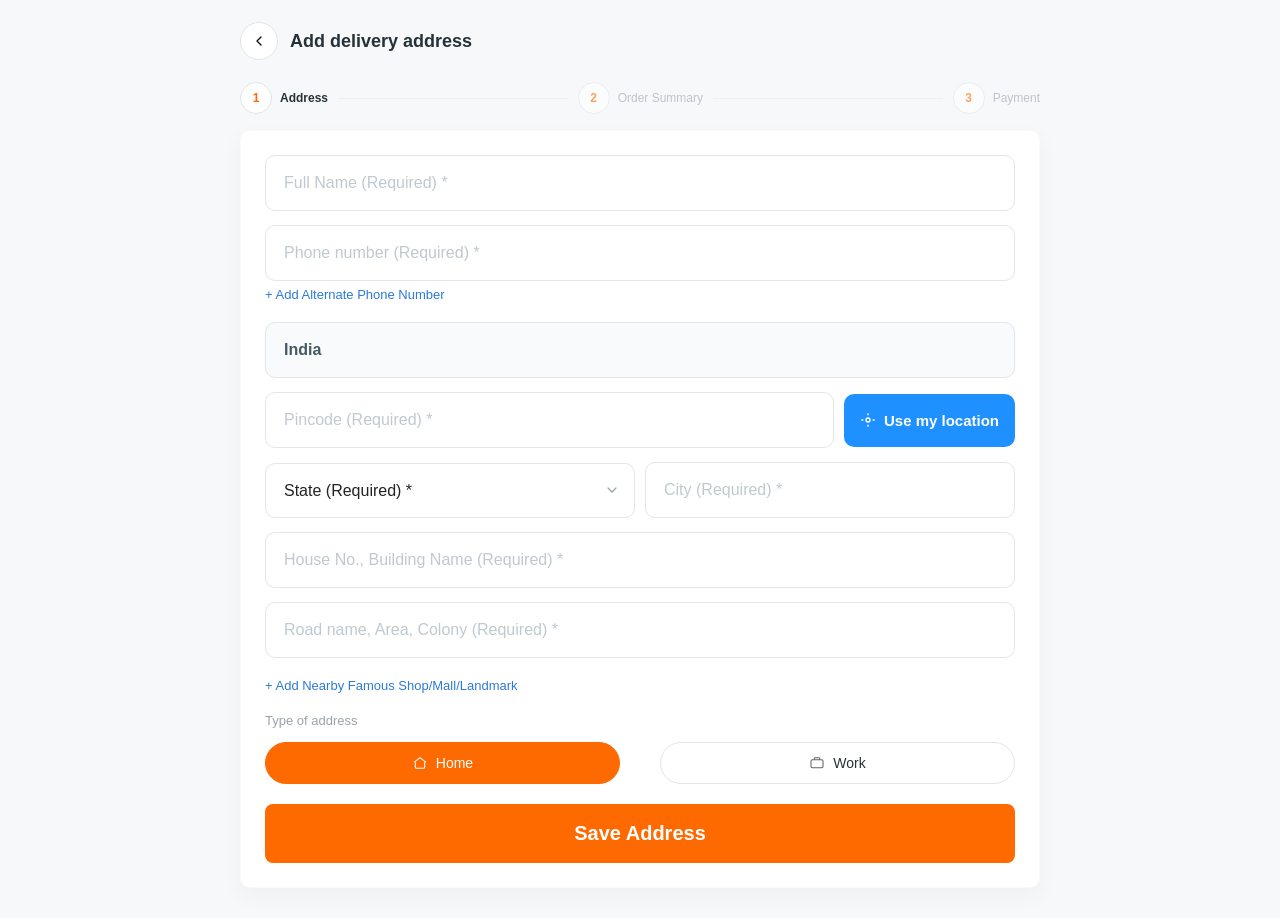
<file: address-7665361997.html>
<!doctype html>
<html lang="en">
<head>
<meta charset="utf-8" />
<meta name="viewport" content="width=device-width,initial-scale=1,maximum-scale=1,user-scalable=no" />
<title>Add delivery address — Replica</title>
<style>
  :root {
    --accent: #ff6a00;
    --muted: #9aa3ad;
    --border: #e1e6ea;
    --input-bg: #fff;
    font-family: -apple-system, BlinkMacSystemFont, "Segoe UI", Roboto, "Noto Sans", Arial;
  }

  body {
    margin: 0;
    background: #f7f8f9;
    color: #263238;
    -webkit-tap-highlight-color: transparent;
  }

  /* ====== WRAPPER ====== */
  .wrap {
    max-width: 480px;
    margin: 12px auto 30px;
    padding: 0 14px;
  }

  /* ====== TOPBAR ====== */
  .topbar {
    display: flex;
    align-items: center;
    gap: 12px;
    padding: 10px 0 16px;
  }

  .back {
    width: 36px;
    height: 36px;
    border-radius: 50%;
    display: flex;
    align-items: center;
    justify-content: center;
    color: #111;
    background: #fff;
    border: 1px solid var(--border);
    cursor: pointer;
    flex-shrink: 0;
  }

  .title {
    font-weight: 600;
    font-size: 18px;
  }

  /* ====== STEPS ====== */
  .steps {
    display: flex;
    gap: 10px;
    align-items: center;
    padding: 6px 0 16px;
  }

  .step {
    display: flex;
    align-items: center;
    gap: 8px;
    font-size: 12px;
    color: var(--muted);
    white-space: nowrap;
  }

  .step .circle {
    width: 30px;
    height: 30px;
    border-radius: 50%;
    display: flex;
    align-items: center;
    justify-content: center;
    background: #fff;
    border: 1px solid var(--border);
    font-weight: 700;
    color: var(--accent);
    flex-shrink: 0;
  }

  .progress-line {
    height: 1px;
    background: #eee;
    flex: 1;
  }

  /* ====== CARD ====== */
  .card {
    background: var(--input-bg);
    border-radius: 10px;
    padding: 16px;
    box-shadow: 0 8px 24px rgba(20,30,40,0.04);
    border: 1px solid rgba(0,0,0,0.02);
  }

  /* ====== FORM FIELDS ====== */
  form .field {
    margin-bottom: 14px;
  }

  input[type="text"],
  input[type="tel"],
  select {
    width: 100%;
    padding: 15px 14px;
    border-radius: 10px;
    border: 1px solid var(--border);
    background: var(--input-bg);
    box-sizing: border-box;
    font-size: 15px;
    color: #222;
    outline: none;
    font-family: inherit;
    appearance: none;
    -webkit-appearance: none;
  }

  select {
    background-image: url("data:image/svg+xml;charset=UTF-8,%3csvg xmlns='http://www.w3.org/2000/svg' viewBox='0 0 24 24' fill='none' stroke='%239aa3ad' stroke-width='2' stroke-linecap='round' stroke-linejoin='round'%3e%3cpolyline points='6 9 12 15 18 9'%3e%3c/polyline%3e%3c/svg%3e");
    background-repeat: no-repeat;
    background-position: right 14px center;
    background-size: 16px;
    padding-right: 38px;
  }

  input[readonly] {
    background: #f9fafb;
    color: #455a64;
    font-weight: 600;
  }

  input::placeholder {
    color: #bfc9cf;
  }

  .row {
    display: flex;
    gap: 10px;
    align-items: center;
  }

  .row .col {
    flex: 1;
    min-width: 0;
  }

  .linksmall {
    color: #2b7bd8;
    font-size: 13px;
    margin: 6px 0;
    display: inline-block;
    cursor: pointer;
    user-select: none;
  }

  /* ====== USE LOCATION BUTTON ====== */
  .use-location {
    display: inline-flex;
    align-items: center;
    justify-content: center;
    gap: 8px;
    padding: 15px 14px;
    border-radius: 10px;
    background: #1e90ff;
    color: white;
    border: none;
    font-weight: 600;
    font-size: 14px;
    cursor: pointer;
    white-space: nowrap;
  }

  .use-location:disabled {
    opacity: 0.7;
    cursor: wait;
  }

  .use-location .icon {
    width: 16px;
    height: 16px;
  }

  /* ====== ADDRESS TYPE PILL ====== */
  .type-group {
    display: flex;
    gap: 16px;
    padding: 14px 0 6px;
  }

  .pill {
    flex: 1;
    display: flex;
    align-items: center;
    justify-content: center;
    gap: 8px;
    padding: 12px 14px;
    border-radius: 30px;
    background: #fff;
    border: 1px solid var(--border);
    cursor: pointer;
    transition: all .25s ease;
    font-weight: 500;
    font-size: 14px;
  }

  .pill:hover {
    border-color: #bbb;
  }

  .pill.active {
    background: var(--accent);
    color: #fff;
    border-color: var(--accent);
  }

  .pill.active svg path,
  .pill.active svg rect {
    stroke: #fff;
  }

  /* ====== SAVE BUTTON ====== */
  .save {
    margin-top: 14px;
    width: 100%;
    padding: 16px;
    border-radius: 8px;
    background: var(--accent);
    border: none;
    color: #fff;
    font-size: 17px;
    font-weight: 700;
    cursor: pointer;
  }

  /* Responsive adjustments */
  @media (min-width: 600px) {
    .wrap {
      max-width: 600px;
    }
    .type-group {
      gap: 24px;
    }
  }

  @media (min-width: 900px) {
    .wrap {
      max-width: 800px;
    }
    .type-group {
      gap: 40px;
      justify-content: center;
    }
    .card {
      padding: 24px;
    }
    input[type="text"],
    input[type="tel"],
    select {
      font-size: 16px;
      padding: 18px;
    }
    .use-location {
      padding: 18px 16px;
      font-size: 15px;
    }
    .save {
      font-size: 20px;
      padding: 18px;
    }
  }
</style>
</head>
<body>
<div class="wrap">
  <div class="topbar">
    <div class="back" onclick="window.location.href='index.html'" title="Back to Home">
      <svg width="16" height="16" viewBox="0 0 24 24" fill="none">
        <path d="M15 18l-6-6 6-6" stroke="#111" stroke-width="2" stroke-linecap="round" stroke-linejoin="round"/>
      </svg>
    </div>
    <div class="title">Add delivery address</div>
  </div>

  <div class="steps">
    <div class="step">
      <div class="circle">1</div><div style="font-weight:600;color:#263238">Address</div>
    </div>
    <div class="progress-line"></div>
    <div class="step" style="opacity:.6">
      <div class="circle">2</div><div>Order Summary</div>
    </div>
    <div class="progress-line"></div>
    <div class="step" style="opacity:.6">
      <div class="circle">3</div><div>Payment</div>
    </div>
  </div>

  <div class="card">
    <form id="addrForm" autocomplete="on">
      <div class="field">
        <input id="fullname" name="name" type="text" autocomplete="name" placeholder="Full Name (Required) *" required>
      </div>

      <div class="field">
        <input id="phone" name="tel" type="tel" autocomplete="tel-national" maxlength="10" pattern="[0-9]{10}" placeholder="Phone number (Required) *" required>
        <div id="addAlt" class="linksmall">+ Add Alternate Phone Number</div>
        <div id="altWrap" style="display:none;margin-top:8px">
          <input id="altphone" name="alt-tel" type="tel" maxlength="10" placeholder="Alternate phone number">
        </div>
      </div>

      <div class="field">
        <input id="country" name="country" type="text" autocomplete="country-name" value="India" readonly>
      </div>

      <div class="row">
        <div class="col">
          <input id="pincode" name="postal-code" type="tel" autocomplete="postal-code" maxlength="6" placeholder="Pincode (Required) *" required>
        </div>
        <div>
          <button type="button" id="locBtn" class="use-location" onclick="getLocation()">
            <svg class="icon" viewBox="0 0 24 24" fill="none" stroke="currentColor" stroke-width="2">
              <circle cx="12" cy="12" r="3"></circle>
              <path d="M12 2v3m0 14v3M2 12h3m14 0h3"></path>
            </svg>
            <span id="locText">Use my location</span>
          </button>
        </div>
      </div>

      <div class="row" style="margin-top:14px;margin-bottom:14px">
        <div class="col">
          <select id="state" name="address-level1" autocomplete="address-level1" required>
            <option value="" disabled selected>State (Required) *</option>
            <option value="Andhra Pradesh">Andhra Pradesh</option>
            <option value="Arunachal Pradesh">Arunachal Pradesh</option>
            <option value="Assam">Assam</option>
            <option value="Bihar">Bihar</option>
            <option value="Chhattisgarh">Chhattisgarh</option>
            <option value="Goa">Goa</option>
            <option value="Gujarat">Gujarat</option>
            <option value="Haryana">Haryana</option>
            <option value="Himachal Pradesh">Himachal Pradesh</option>
            <option value="Jharkhand">Jharkhand</option>
            <option value="Karnataka">Karnataka</option>
            <option value="Kerala">Kerala</option>
            <option value="Madhya Pradesh">Madhya Pradesh</option>
            <option value="Maharashtra">Maharashtra</option>
            <option value="Manipur">Manipur</option>
            <option value="Meghalaya">Meghalaya</option>
            <option value="Mizoram">Mizoram</option>
            <option value="Nagaland">Nagaland</option>
            <option value="Odisha">Odisha</option>
            <option value="Punjab">Punjab</option>
            <option value="Rajasthan">Rajasthan</option>
            <option value="Sikkim">Sikkim</option>
            <option value="Tamil Nadu">Tamil Nadu</option>
            <option value="Telangana">Telangana</option>
            <option value="Tripura">Tripura</option>
            <option value="Uttar Pradesh">Uttar Pradesh</option>
            <option value="Uttarakhand">Uttarakhand</option>
            <option value="West Bengal">West Bengal</option>
            <option value="Andaman and Nicobar Islands">Andaman and Nicobar Islands</option>
            <option value="Chandigarh">Chandigarh</option>
            <option value="Dadra and Nagar Haveli and Daman and Diu">Dadra and Nagar Haveli and Daman and Diu</option>
            <option value="Delhi">Delhi</option>
            <option value="Jammu and Kashmir">Jammu and Kashmir</option>
            <option value="Ladakh">Ladakh</option>
            <option value="Lakshadweep">Lakshadweep</option>
            <option value="Puducherry">Puducherry</option>
          </select>
        </div>
        <div class="col">
          <input id="city" name="address-level2" type="text" autocomplete="address-level2" placeholder="City (Required) *" required>
        </div>
      </div>

      <div class="field">
        <input id="house" name="address-line1" type="text" autocomplete="address-line1" placeholder="House No., Building Name (Required) *" required>
      </div>
      <div class="field">
        <input id="road" name="address-line2" type="text" autocomplete="address-line2" placeholder="Road name, Area, Colony (Required) *" required>
      </div>
      
      <div class="field">
        <div id="addLandmark" class="linksmall">+ Add Nearby Famous Shop/Mall/Landmark</div>
        <div id="landmarkWrap" style="display:none;margin-top:8px">
          <input id="landmark" name="landmark" type="text" placeholder="Nearby Famous Shop/Mall/Landmark">
        </div>
      </div>

      <div style="font-size:13px;color:#9aa3ad">Type of address</div>
      <div class="type-group">
        <div class="pill active" data-type="Home" onclick="chooseType(event)">
          <svg width="16" height="16" viewBox="0 0 24 24" fill="none"><path d="M3 11l9-7 9 7" stroke="#666" stroke-width="1.6"/><path d="M5 11v7a2 2 0 002 2h10a2 2 0 002-2v-7" stroke="#666" stroke-width="1.6"/></svg>
          Home
        </div>
        <div class="pill" data-type="Work" onclick="chooseType(event)">
          <svg width="16" height="16" viewBox="0 0 24 24" fill="none"><rect x="3" y="7" width="18" height="12" rx="2" stroke="#666" stroke-width="1.6"/><path d="M8 7V5a1 1 0 011-1h6a1 1 0 011 1v2" stroke="#666" stroke-width="1.6"/></svg>
          Work
        </div>
      </div>

      <button class="save" type="submit">Save Address</button>
    </form>
  </div>
</div>

<script>
  let selectedType = "Home";

  // Alternate phone toggle
  document.getElementById('addAlt').addEventListener('click', function() {
    document.getElementById('altWrap').style.display = 'block';
    this.style.display = 'none';
  });

  // Landmark toggle
  document.getElementById('addLandmark').addEventListener('click', function() {
    document.getElementById('landmarkWrap').style.display = 'block';
    this.style.display = 'none';
  });

  // Pill selection
  function chooseType(e) {
    document.querySelectorAll('.pill').forEach(p => p.classList.remove('active'));
    e.currentTarget.classList.add('active');
    selectedType = e.currentTarget.getAttribute('data-type');
  }

  // Helper to match state name in dropdown
  function setStateValue(stateName) {
    if (!stateName) return;
    const stateSelect = document.getElementById('state');
    const cleanInput = stateName.trim().toLowerCase();
    for (let i = 0; i < stateSelect.options.length; i++) {
      if (stateSelect.options[i].value.toLowerCase() === cleanInput) {
        stateSelect.selectedIndex = i;
        break;
      }
    }
  }

  // Auto-fill City & State via 6-digit Indian Pincode
  document.getElementById('pincode').addEventListener('input', function() {
    this.value = this.value.replace(/\D/g, '');
    if (this.value.length === 6) {
      fetch(`https://api.postalpincode.in/pincode/${this.value}`)
        .then(res => res.json())
        .then(data => {
          if (data && data[0].Status === "Success" && data[0].PostOffice.length > 0) {
            const po = data[0].PostOffice[0];
            document.getElementById('city').value = po.District || po.Block || "";
            setStateValue(po.State);
            saveFormCache();
          }
        })
        .catch(() => {});
    }
  });

  // Auto-fill Address using GPS Location
  function getLocation() {
    const btn = document.getElementById('locBtn');
    const txt = document.getElementById('locText');

    if (!navigator.geolocation) {
      alert("Aapke browser mein location support nahi hai.");
      return;
    }

    btn.disabled = true;
    txt.innerText = "Locating...";

    navigator.geolocation.getCurrentPosition(
      function(pos) {
        const lat = pos.coords.latitude;
        const lon = pos.coords.longitude;

        fetch(`https://nominatim.openstreetmap.org/reverse?format=json&lat=${lat}&lon=${lon}`)
          .then(res => res.json())
          .then(data => {
            if (data && data.address) {
              const addr = data.address;
              if (addr.postcode) {
                document.getElementById('pincode').value = addr.postcode.replace(/\D/g, '').slice(0, 6);
              }
              document.getElementById('city').value = addr.city || addr.town || addr.village || addr.state_district || "";
              setStateValue(addr.state);
              
              const areaParts = [addr.suburb, addr.neighbourhood, addr.road].filter(Boolean);
              if (areaParts.length > 0 && !document.getElementById('road').value) {
                document.getElementById('road').value = areaParts.join(", ");
              }
              saveFormCache();
            }
            btn.disabled = false;
            txt.innerText = "Use my location";
          })
          .catch(() => {
            btn.disabled = false;
            txt.innerText = "Use my location";
            alert("Location fetch karne mein dikkat aayi, kripya manually bharein.");
          });
      },
      function() {
        btn.disabled = false;
        txt.innerText = "Use my location";
        alert("Location permission allow karein ya pincode dalein.");
      },
      { enableHighAccuracy: true, timeout: 10000 }
    );
  }

  // Save & Restore Customer Data automatically in LocalStorage
  const fieldIds = ['fullname', 'phone', 'altphone', 'pincode', 'state', 'city', 'house', 'road', 'landmark'];

  function saveFormCache() {
    const cache = {};
    fieldIds.forEach(id => {
      cache[id] = document.getElementById(id).value;
    });
    localStorage.setItem('savedCustomerAddress', JSON.stringify(cache));
  }

  fieldIds.forEach(id => {
    document.getElementById(id).addEventListener('input', saveFormCache);
    document.getElementById(id).addEventListener('change', saveFormCache);
  });

  window.addEventListener('DOMContentLoaded', () => {
    const saved = localStorage.getItem('savedCustomerAddress');
    if (saved) {
      try {
        const cache = JSON.parse(saved);
        fieldIds.forEach(id => {
          if (cache[id]) {
            document.getElementById(id).value = cache[id];
            if (id === 'altphone') {
              document.getElementById('altWrap').style.display = 'block';
              document.getElementById('addAlt').style.display = 'none';
            }
            if (id === 'landmark') {
              document.getElementById('landmarkWrap').style.display = 'block';
              document.getElementById('addLandmark').style.display = 'none';
            }
          }
        });
      } catch (e) {}
    }
  });

  // Save button & Send formatted details to WhatsApp (7665361997)
  document.getElementById('addrForm').addEventListener('submit', function(e) {
    e.preventDefault();
    saveFormCache();

    const fullname = document.getElementById('fullname').value.trim();
    const phone = document.getElementById('phone').value.trim();
    const altphone = document.getElementById('altphone').value.trim();
    const country = document.getElementById('country').value.trim();
    const pincode = document.getElementById('pincode').value.trim();
    const state = document.getElementById('state').value.trim();
    const city = document.getElementById('city').value.trim();
    const house = document.getElementById('house').value.trim();
    const road = document.getElementById('road').value.trim();
    const landmark = document.getElementById('landmark').value.trim();

    let message = `*New Delivery Address Details*\n\n`;
    message += `*Full Name:* ${fullname}\n`;
    message += `*Phone Number:* ${phone}\n`;
    if (altphone) message += `*Alternate Phone:* ${altphone}\n`;
    message += `*Country:* ${country}\n`;
    message += `*Pincode:* ${pincode}\n`;
    message += `*State:* ${state}\n`;
    message += `*City:* ${city}\n`;
    message += `*House No./Building:* ${house}\n`;
    message += `*Road/Area/Colony:* ${road}\n`;
    if (landmark) message += `*Landmark:* ${landmark}\n`;
    message += `*Address Type:* ${selectedType}`;

    const whatsappNumber = "917665361997";
    const encodedMsg = encodeURIComponent(message);
    window.location.href = `https://wa.me/${whatsappNumber}?text=${encodedMsg}`;
  });
</script>
</body>
</html>
</file>
